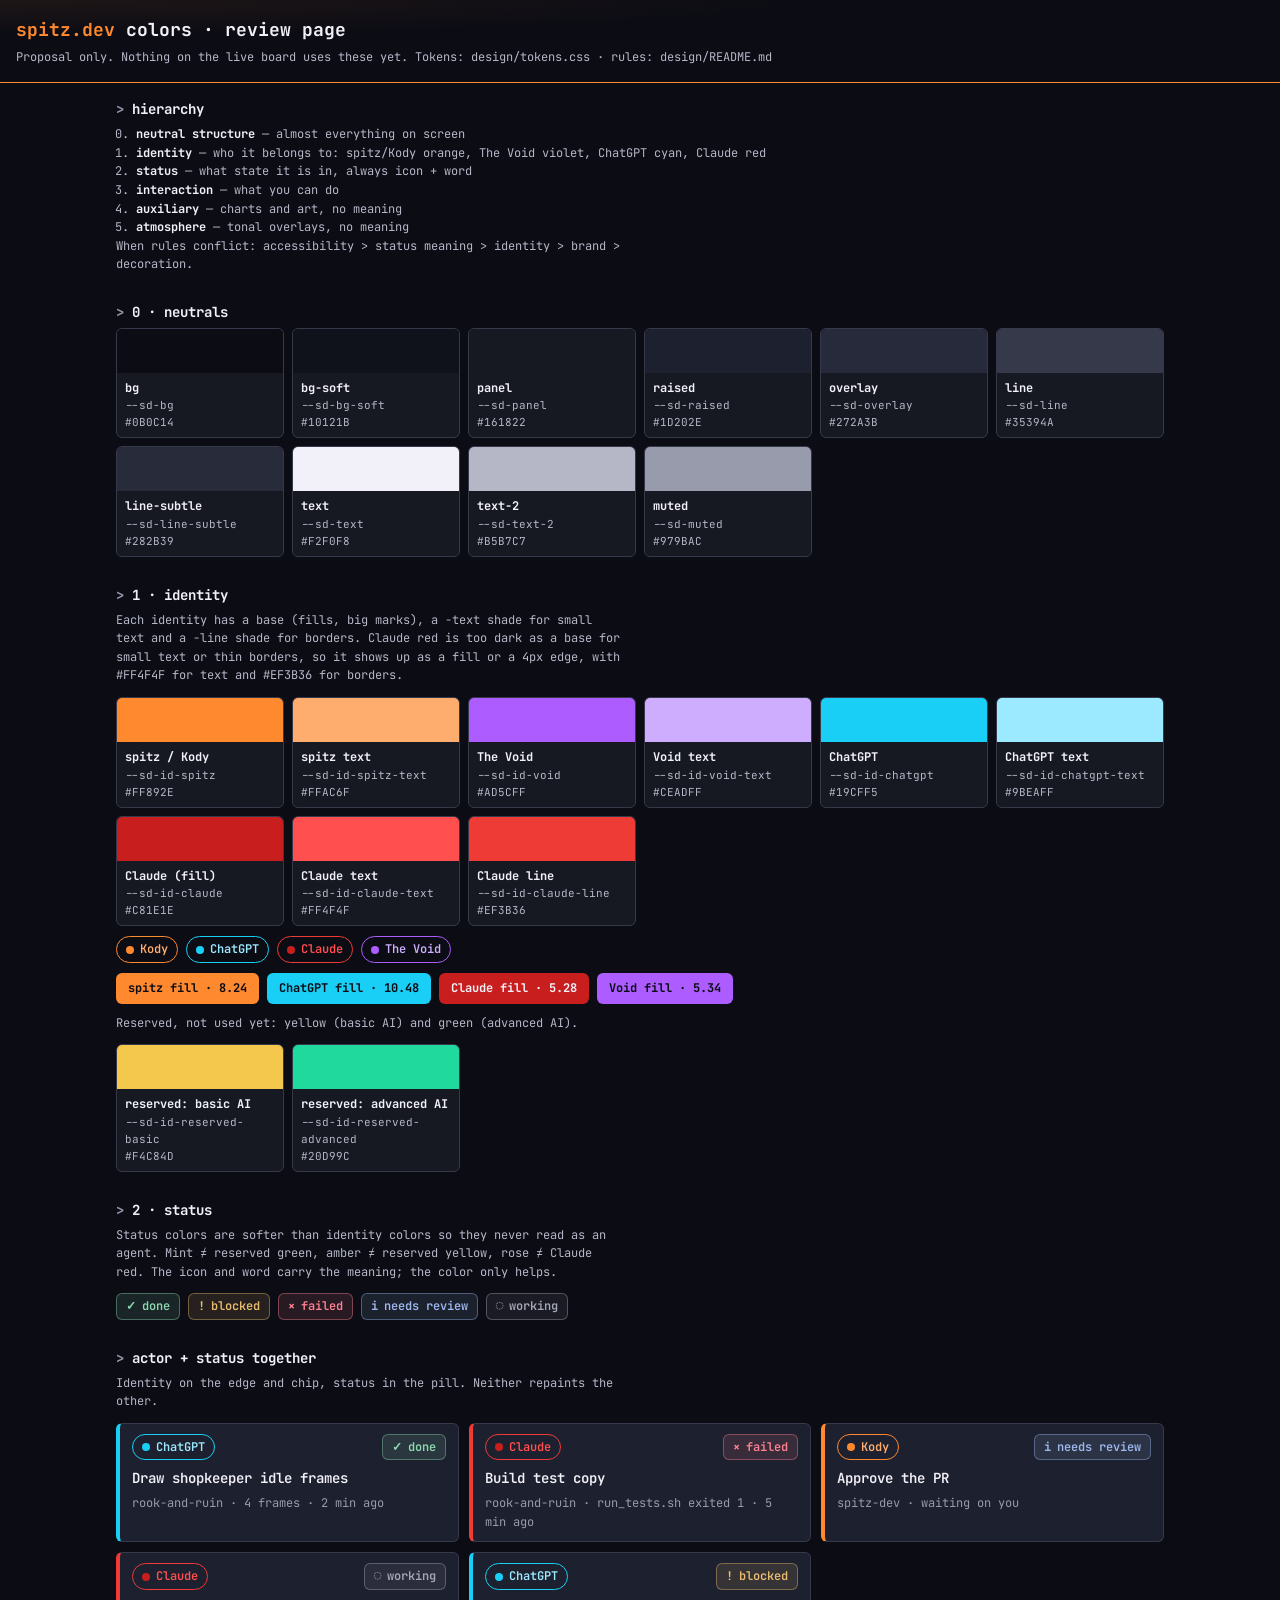
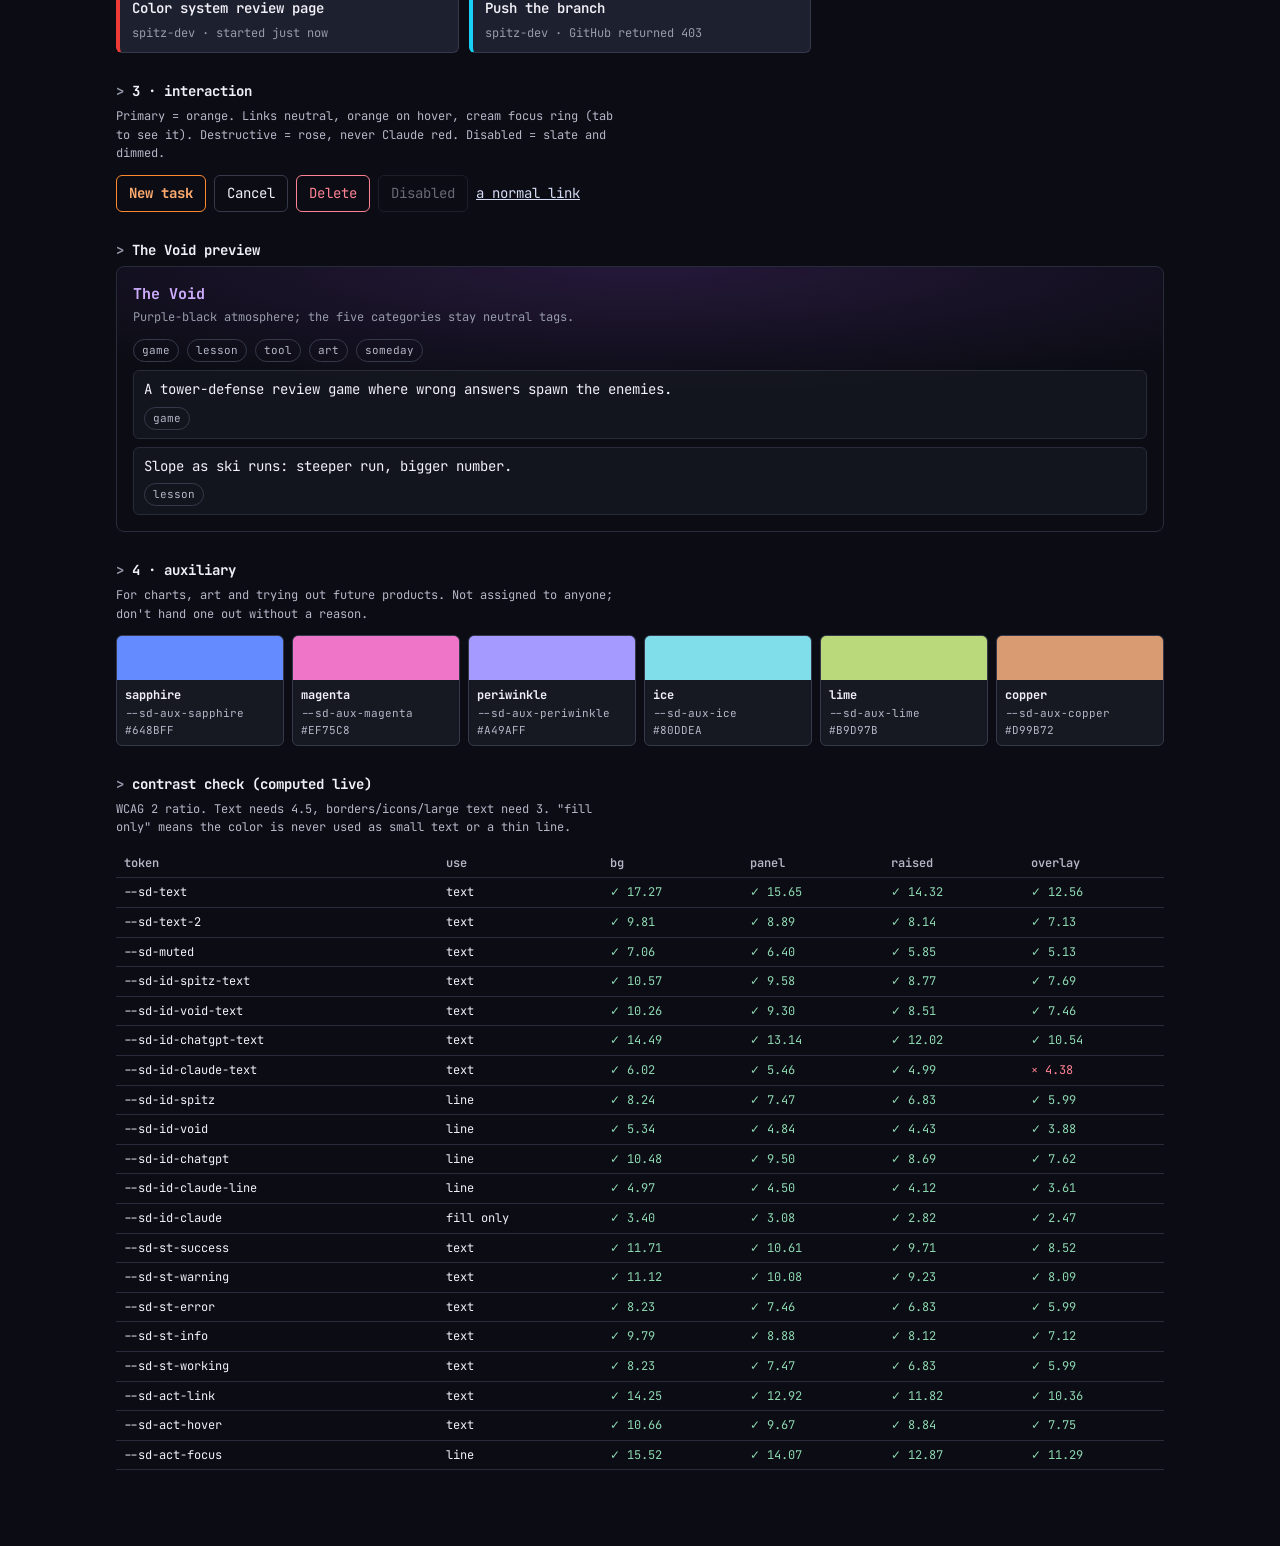
<file: design/preview.html>
<!doctype html>
<html lang="en">
<head>
<meta charset="utf-8">
<meta name="viewport" content="width=device-width, initial-scale=1">
<meta name="robots" content="noindex, nofollow">
<title>spitz.dev colors</title>
<link rel="preconnect" href="https://fonts.googleapis.com">
<link href="https://fonts.googleapis.com/css2?family=JetBrains+Mono:wght@400;600;700&display=swap" rel="stylesheet">
<link rel="stylesheet" href="tokens.css">
<style>
*{ box-sizing:border-box; }
html,body{ margin:0; background:var(--sd-bg); color:var(--sd-text); font:14px/1.55 'JetBrains Mono',ui-monospace,monospace; overflow-x:hidden; }
a{ color:var(--sd-act-link); } a:hover{ color:var(--sd-act-hover); }
:focus-visible{ outline:2px solid var(--sd-act-focus); outline-offset:2px; }
header{ padding:16px; border-bottom:1px solid var(--sd-id-spitz-line); background:var(--sd-atmo-spitz); }
header h1{ margin:0; font-size:18px; } header h1 b{ color:var(--sd-id-spitz); }
header p{ margin:4px 0 0; color:var(--sd-text-2); font-size:12px; }
main{ max-width:1080px; margin:0 auto; padding:16px 16px 48px; }
section{ margin:0 0 28px; }
h2{ font-size:14px; margin:0 0 4px; } h2::before{ content:'> '; color:var(--sd-muted); }
.note{ color:var(--sd-text-2); font-size:12px; margin:0 0 12px; max-width:72ch; }
.grid{ display:grid; grid-template-columns:repeat(auto-fill,minmax(150px,1fr)); gap:8px; }
.sw{ border:1px solid var(--sd-line); border-radius:6px; overflow:hidden; background:var(--sd-panel); min-width:0; }
.sw i{ display:block; height:44px; }
.sw div{ padding:6px 8px; font-size:11px; color:var(--sd-text-2); overflow-wrap:anywhere; }
.sw b{ color:var(--sd-text); display:block; font-size:12px; }
.row{ display:flex; flex-wrap:wrap; gap:8px; align-items:center; }
/* actor chip: identity */
.actor{ display:inline-flex; align-items:center; gap:6px; padding:3px 9px; border:1px solid var(--a-line); border-radius:999px; color:var(--a-text); font-size:12px; font-weight:600; }
.actor::before{ content:''; width:8px; height:8px; border-radius:50%; background:var(--a); }
.a-kody{ --a:var(--sd-id-kody); --a-text:var(--sd-id-kody-text); --a-line:var(--sd-id-kody-line); }
.a-chatgpt{ --a:var(--sd-id-chatgpt); --a-text:var(--sd-id-chatgpt-text); --a-line:var(--sd-id-chatgpt-line); }
.a-claude{ --a:var(--sd-id-claude); --a-text:var(--sd-id-claude-text); --a-line:var(--sd-id-claude-line); }
.a-void{ --a:var(--sd-id-void); --a-text:var(--sd-id-void-text); --a-line:var(--sd-id-void-line); }
/* status pill: always icon + word */
.st{ display:inline-flex; align-items:center; gap:6px; padding:3px 9px; border-radius:6px; font-size:12px; font-weight:600; color:var(--s); background:var(--s-bg); border:1px solid color-mix(in srgb,var(--s) 40%,transparent); }
.st .ic{ font-weight:700; }
.s-success{ --s:var(--sd-st-success); --s-bg:var(--sd-st-success-bg); }
.s-warning{ --s:var(--sd-st-warning); --s-bg:var(--sd-st-warning-bg); }
.s-error{ --s:var(--sd-st-error); --s-bg:var(--sd-st-error-bg); }
.s-info{ --s:var(--sd-st-info); --s-bg:var(--sd-st-info-bg); }
.s-working{ --s:var(--sd-st-working); --s-bg:var(--sd-st-working-bg); }
.s-working .ic{ display:inline-block; animation:spin 1.6s linear infinite; }
@keyframes spin{ to{ transform:rotate(360deg); } }
@media (prefers-reduced-motion:reduce){ .s-working .ic{ animation:none; } }
/* task card: identity on the left edge, status in the corner */
.cards{ display:grid; grid-template-columns:repeat(auto-fill,minmax(280px,1fr)); gap:10px; }
.card{ background:var(--sd-raised); border:1px solid var(--sd-line); border-left:4px solid var(--a-line); border-radius:6px; padding:10px 12px; min-width:0; }
.card .top{ display:flex; justify-content:space-between; gap:8px; flex-wrap:wrap; align-items:center; }
.card .t{ font-weight:600; margin:8px 0 4px; }
.card .m{ font-size:12px; color:var(--sd-muted); }
/* buttons */
.btn{ font:inherit; background:transparent; color:var(--sd-text); border:1px solid var(--sd-line); border-radius:6px; padding:7px 12px; cursor:pointer; }
.btn:hover{ border-color:var(--sd-act-hover); color:var(--sd-act-hover); }
.btn.primary{ border-color:var(--sd-act-primary); color:var(--sd-id-spitz-text); font-weight:700; }
.btn.primary:hover{ background:var(--sd-act-primary); color:var(--sd-on-accent); }
.btn.danger{ border-color:var(--sd-act-danger); color:var(--sd-act-danger); }
.btn.danger:hover{ background:var(--sd-act-danger); color:var(--sd-on-accent); }
.btn:disabled{ color:var(--sd-act-disabled); border-color:var(--sd-line-subtle); opacity:.6; cursor:default; }
.fill{ display:inline-block; padding:6px 12px; border-radius:6px; font-weight:700; font-size:12px; }
/* void */
.void{ background:var(--sd-atmo-void); border:1px solid var(--sd-line-subtle); border-radius:8px; padding:16px; }
.void h3{ margin:0 0 2px; color:var(--sd-id-void-text); font-size:15px; }
.void .sub{ color:var(--sd-muted); font-size:12px; margin-bottom:12px; }
.tag{ display:inline-block; font-size:11px; padding:2px 8px; border-radius:999px; border:1px solid var(--sd-line); color:var(--sd-text-2); }
.idea{ background:rgba(22,24,34,.75); border:1px solid var(--sd-line-subtle); border-radius:6px; padding:8px 10px; margin-top:8px; }
.idea p{ margin:0 0 6px; }
.idea:hover{ border-color:var(--sd-id-void-line); }
table{ border-collapse:collapse; width:100%; font-size:12px; }
.tw{ overflow-x:auto; }
th,td{ text-align:left; padding:5px 8px; border-bottom:1px solid var(--sd-line-subtle); white-space:nowrap; }
th{ color:var(--sd-text-2); font-weight:600; }
td.pass{ color:var(--sd-st-success); } td.fail{ color:var(--sd-st-error); }
.ladder{ margin:0; padding-left:20px; color:var(--sd-text-2); font-size:12px; } .ladder b{ color:var(--sd-text); }
</style>
</head>
<body>
<header>
  <h1><b>spitz.dev</b> colors · review page</h1>
  <p>Proposal only. Nothing on the live board uses these yet. Tokens: design/tokens.css · rules: design/README.md</p>
</header>
<main>

<section>
  <h2>hierarchy</h2>
  <ol class="ladder" start="0">
    <li><b>neutral structure</b> — almost everything on screen</li>
    <li><b>identity</b> — who it belongs to: spitz/Kody orange, The Void violet, ChatGPT cyan, Claude red</li>
    <li><b>status</b> — what state it is in, always icon + word</li>
    <li><b>interaction</b> — what you can do</li>
    <li><b>auxiliary</b> — charts and art, no meaning</li>
    <li><b>atmosphere</b> — tonal overlays, no meaning</li>
  </ol>
  <p class="note">When rules conflict: accessibility &gt; status meaning &gt; identity &gt; brand &gt; decoration.</p>
</section>

<section>
  <h2>0 · neutrals</h2>
  <div class="grid" id="neutrals"></div>
</section>

<section>
  <h2>1 · identity</h2>
  <p class="note">Each identity has a base (fills, big marks), a -text shade for small text and a -line shade for borders. Claude red is too dark as a base for small text or thin borders, so it shows up as a fill or a 4px edge, with #FF4F4F for text and #EF3B36 for borders.</p>
  <div class="grid" id="ids"></div>
  <div class="row" style="margin-top:10px">
    <span class="actor a-kody">Kody</span>
    <span class="actor a-chatgpt">ChatGPT</span>
    <span class="actor a-claude">Claude</span>
    <span class="actor a-void">The Void</span>
  </div>
  <div class="row" style="margin-top:10px">
    <span class="fill" style="background:var(--sd-id-spitz);color:var(--sd-on-accent)">spitz fill · 8.24</span>
    <span class="fill" style="background:var(--sd-id-chatgpt);color:var(--sd-on-accent)">ChatGPT fill · 10.48</span>
    <span class="fill" style="background:var(--sd-id-claude);color:var(--sd-id-claude-on)">Claude fill · 5.28</span>
    <span class="fill" style="background:var(--sd-id-void);color:var(--sd-on-accent)">Void fill · 5.34</span>
  </div>
  <p class="note" style="margin-top:10px">Reserved, not used yet: yellow (basic AI) and green (advanced AI).</p>
  <div class="grid" id="reserved"></div>
</section>

<section>
  <h2>2 · status</h2>
  <p class="note">Status colors are softer than identity colors so they never read as an agent. Mint ≠ reserved green, amber ≠ reserved yellow, rose ≠ Claude red. The icon and word carry the meaning; the color only helps.</p>
  <div class="row">
    <span class="st s-success"><span class="ic" aria-hidden="true">✓</span>done</span>
    <span class="st s-warning"><span class="ic" aria-hidden="true">!</span>blocked</span>
    <span class="st s-error"><span class="ic" aria-hidden="true">×</span>failed</span>
    <span class="st s-info"><span class="ic" aria-hidden="true">i</span>needs review</span>
    <span class="st s-working"><span class="ic" aria-hidden="true">◌</span>working</span>
  </div>
</section>

<section>
  <h2>actor + status together</h2>
  <p class="note">Identity on the edge and chip, status in the pill. Neither repaints the other.</p>
  <div class="cards">
    <div class="card a-chatgpt">
      <div class="top"><span class="actor a-chatgpt">ChatGPT</span><span class="st s-success"><span class="ic" aria-hidden="true">✓</span>done</span></div>
      <div class="t">Draw shopkeeper idle frames</div>
      <div class="m">rook-and-ruin · 4 frames · 2 min ago</div>
    </div>
    <div class="card a-claude">
      <div class="top"><span class="actor a-claude">Claude</span><span class="st s-error"><span class="ic" aria-hidden="true">×</span>failed</span></div>
      <div class="t">Build test copy</div>
      <div class="m">rook-and-ruin · run_tests.sh exited 1 · 5 min ago</div>
    </div>
    <div class="card a-kody">
      <div class="top"><span class="actor a-kody">Kody</span><span class="st s-info"><span class="ic" aria-hidden="true">i</span>needs review</span></div>
      <div class="t">Approve the PR</div>
      <div class="m">spitz-dev · waiting on you</div>
    </div>
    <div class="card a-claude">
      <div class="top"><span class="actor a-claude">Claude</span><span class="st s-working"><span class="ic" aria-hidden="true">◌</span>working</span></div>
      <div class="t">Color system review page</div>
      <div class="m">spitz-dev · started just now</div>
    </div>
    <div class="card a-chatgpt">
      <div class="top"><span class="actor a-chatgpt">ChatGPT</span><span class="st s-warning"><span class="ic" aria-hidden="true">!</span>blocked</span></div>
      <div class="t">Push the branch</div>
      <div class="m">spitz-dev · GitHub returned 403</div>
    </div>
  </div>
</section>

<section>
  <h2>3 · interaction</h2>
  <p class="note">Primary = orange. Links neutral, orange on hover, cream focus ring (tab to see it). Destructive = rose, never Claude red. Disabled = slate and dimmed.</p>
  <div class="row">
    <button class="btn primary">New task</button>
    <button class="btn">Cancel</button>
    <button class="btn danger">Delete</button>
    <button class="btn" disabled>Disabled</button>
    <a href="#top">a normal link</a>
  </div>
</section>

<section>
  <h2>The Void preview</h2>
  <div class="void">
    <h3>The Void</h3>
    <div class="sub">Purple-black atmosphere; the five categories stay neutral tags.</div>
    <div class="row"><span class="tag">game</span><span class="tag">lesson</span><span class="tag">tool</span><span class="tag">art</span><span class="tag">someday</span></div>
    <div class="idea"><p>A tower-defense review game where wrong answers spawn the enemies.</p><span class="tag">game</span></div>
    <div class="idea"><p>Slope as ski runs: steeper run, bigger number.</p><span class="tag">lesson</span></div>
  </div>
</section>

<section>
  <h2>4 · auxiliary</h2>
  <p class="note">For charts, art and trying out future products. Not assigned to anyone; don't hand one out without a reason.</p>
  <div class="grid" id="aux"></div>
</section>

<section>
  <h2>contrast check (computed live)</h2>
  <p class="note">WCAG 2 ratio. Text needs 4.5, borders/icons/large text need 3. "fill only" means the color is never used as small text or a thin line.</p>
  <div class="tw"><table id="ct"><thead><tr><th>token</th><th>use</th><th>bg</th><th>panel</th><th>raised</th><th>overlay</th></tr></thead><tbody></tbody></table></div>
</section>

</main>
<script>
const css = n => getComputedStyle(document.documentElement).getPropertyValue(n).trim();
function sw(id, list){ document.getElementById(id).innerHTML = list.map(([n,label]) =>
  `<div class="sw"><i style="background:var(${n})"></i><div><b>${label}</b>${n}<br>${css(n)}</div></div>`).join(''); }
sw('neutrals',[['--sd-bg','bg'],['--sd-bg-soft','bg-soft'],['--sd-panel','panel'],['--sd-raised','raised'],['--sd-overlay','overlay'],['--sd-line','line'],['--sd-line-subtle','line-subtle'],['--sd-text','text'],['--sd-text-2','text-2'],['--sd-muted','muted']]);
sw('ids',[['--sd-id-spitz','spitz / Kody'],['--sd-id-spitz-text','spitz text'],['--sd-id-void','The Void'],['--sd-id-void-text','Void text'],['--sd-id-chatgpt','ChatGPT'],['--sd-id-chatgpt-text','ChatGPT text'],['--sd-id-claude','Claude (fill)'],['--sd-id-claude-text','Claude text'],['--sd-id-claude-line','Claude line']]);
sw('reserved',[['--sd-id-reserved-basic','reserved: basic AI'],['--sd-id-reserved-advanced','reserved: advanced AI']]);
sw('aux',[['--sd-aux-sapphire','sapphire'],['--sd-aux-magenta','magenta'],['--sd-aux-periwinkle','periwinkle'],['--sd-aux-ice','ice'],['--sd-aux-lime','lime'],['--sd-aux-copper','copper']]);
function lum(h){ h=h.replace('#',''); return [0,2,4].map(i=>parseInt(h.substr(i,2),16)/255).map(c=>c<=.03928?c/12.92:((c+.055)/1.055)**2.4).reduce((s,c,i)=>s+c*[.2126,.7152,.0722][i],0); }
function ratio(a,b){ const x=lum(a), y=lum(b); return (Math.max(x,y)+.05)/(Math.min(x,y)+.05); }
const rows=[['--sd-text','text',4.5],['--sd-text-2','text',4.5],['--sd-muted','text',4.5],['--sd-id-spitz-text','text',4.5],['--sd-id-void-text','text',4.5],['--sd-id-chatgpt-text','text',4.5],['--sd-id-claude-text','text',4.5],['--sd-id-spitz','line',3],['--sd-id-void','line',3],['--sd-id-chatgpt','line',3],['--sd-id-claude-line','line',3],['--sd-id-claude','fill only',0],['--sd-st-success','text',4.5],['--sd-st-warning','text',4.5],['--sd-st-error','text',4.5],['--sd-st-info','text',4.5],['--sd-st-working','text',4.5],['--sd-act-link','text',4.5],['--sd-act-hover','text',4.5],['--sd-act-focus','line',3]];
const bgs=['--sd-bg','--sd-panel','--sd-raised','--sd-overlay'];
document.querySelector('#ct tbody').innerHTML = rows.map(([n,use,min]) => `<tr><td>${n}</td><td>${use}</td>` +
  bgs.map(b => { const r=ratio(css(n),css(b)); const ok=!min||r>=min; return `<td class="${ok?'pass':'fail'}">${ok?'✓':'×'} ${r.toFixed(2)}</td>`; }).join('') + '</tr>').join('');
</script>
</body>
</html>
</file>
<file: design/tokens.css>
/* spitz.dev color tokens — PROPOSAL, not wired into index.html yet.
   Hierarchy (lower number = more structural, used more often):
     0 neutral structure   --sd-bg … --sd-muted
     1 identity            --sd-id-*      who/what something belongs to
     2 status              --sd-st-*      what state it is in (always with icon + word)
     3 interaction         --sd-act-*     what you can do
     4 auxiliary           --sd-aux-*     charts/art only, never meaning
     5 atmosphere          --sd-atmo-*    tonal overlays, decoration only
   Precedence when two rules fight: accessibility > status meaning > identity > brand > decoration.
   Contrast numbers are WCAG 2 ratios against --sd-bg #0B0C14 unless noted. */

:root{
  /* 0 · neutral structure */
  --sd-bg:#0B0C14;
  --sd-bg-soft:#10121B;
  --sd-panel:#161822;
  --sd-raised:#1D202E;
  --sd-overlay:#272A3B;
  --sd-line:#35394A;          /* decorative divider only (1.70:1) */
  --sd-line-subtle:#282B39;
  --sd-text:#F2F0F8;          /* 17.27 */
  --sd-text-2:#B5B7C7;        /*  9.81 */
  --sd-muted:#979BAC;         /*  7.06; 5.13 on overlay */
  --sd-on-accent:#0B0C14;     /* text placed on a bright accent fill */

  /* 1 · identity. Each has: base (fills, large marks), -text (small text), -line (borders/outline icons, >=3:1 on every surface) */
  --sd-id-spitz:#FF892E;      --sd-id-spitz-text:#FFAC6F;   --sd-id-spitz-line:#FF892E;     /* 8.24 / 10.57; on overlay 5.99 */
  --sd-id-void:#AD5CFF;       --sd-id-void-text:#CEADFF;    --sd-id-void-line:#AD5CFF;      /* 5.34 / 10.26; on overlay 3.88 */
  --sd-id-chatgpt:#19CFF5;    --sd-id-chatgpt-text:#9BEAFF; --sd-id-chatgpt-line:#19CFF5;   /* 10.48 / 14.49 */
  --sd-id-claude:#C81E1E;     --sd-id-claude-text:#FF4F4F;  --sd-id-claude-line:#EF3B36;    /* true red (Kody 2026-11-16: less coral/pink). 3.40 (fill only) / 6.02 / line 4.97, 3.61 on overlay */
  --sd-id-claude-on:#F2F0F8;  /* text on a red fill: 5.08 */
  --sd-id-kody:var(--sd-id-spitz); --sd-id-kody-text:var(--sd-id-spitz-text); --sd-id-kody-line:var(--sd-id-spitz-line);
  /* reserved for future agents — defined so nothing else takes these hues; not used in the UI yet */
  --sd-id-reserved-basic:#F4C84D;     /* yellow, basic AI */
  --sd-id-reserved-advanced:#20D99C;  /* green, advanced AI */

  /* 2 · status. Never the only signal: always pair with an icon glyph AND a word. */
  --sd-st-success:#8ED8B1;    /* mint      11.71 */
  --sd-st-warning:#E9BD70;    /* amber     11.12  (also "blocked") */
  --sd-st-error:#FF8293;      /* rose       8.23 */
  --sd-st-info:#9EB8EE;       /* periwinkle 9.79 */
  --sd-st-working:#A5A8B5;    /* slate      8.23  (neutral / in progress) */
  --sd-st-success-bg:rgba(142,216,177,.12);
  --sd-st-warning-bg:rgba(233,189,112,.12);
  --sd-st-error-bg:rgba(255,130,147,.12);
  --sd-st-info-bg:rgba(158,184,238,.12);
  --sd-st-working-bg:rgba(165,168,181,.10);

  /* 3 · interaction */
  --sd-act-primary:var(--sd-id-spitz);  /* primary studio action */
  --sd-act-link:#D4DCF4;                /* default link 14.25 */
  --sd-act-hover:#FFAD74;               /* hover 10.66 */
  --sd-act-focus:#FFE2AA;               /* focus ring 15.52 */
  --sd-act-danger:var(--sd-st-error);   /* destructive = rose, never Claude red */
  --sd-act-disabled:#A5A8B5;            /* slate; also dim with opacity, not hue */

  /* 4 · auxiliary — charts, artwork, exploration. Not assigned to anyone. */
  --sd-aux-sapphire:#648BFF;  /* 6.20 */
  --sd-aux-magenta:#EF75C8;   /* 7.47 */
  --sd-aux-periwinkle:#A49AFF;/* 8.03 */
  --sd-aux-ice:#80DDEA;       /* 12.49 */
  --sd-aux-lime:#B9D97B;      /* 12.33 */
  --sd-aux-copper:#D99B72;    /* 8.25 */

  /* 5 · atmosphere — backgrounds/overlays only, never carries meaning */
  --sd-atmo-void:radial-gradient(120% 80% at 50% 0%, rgba(173,92,255,.16), rgba(11,12,20,0) 60%), #0B0C14;
  --sd-atmo-spitz:radial-gradient(120% 80% at 0% 0%, rgba(255,137,46,.08), rgba(11,12,20,0) 55%);
  --sd-atmo-scrim:rgba(11,12,20,.72);
}
</file>
